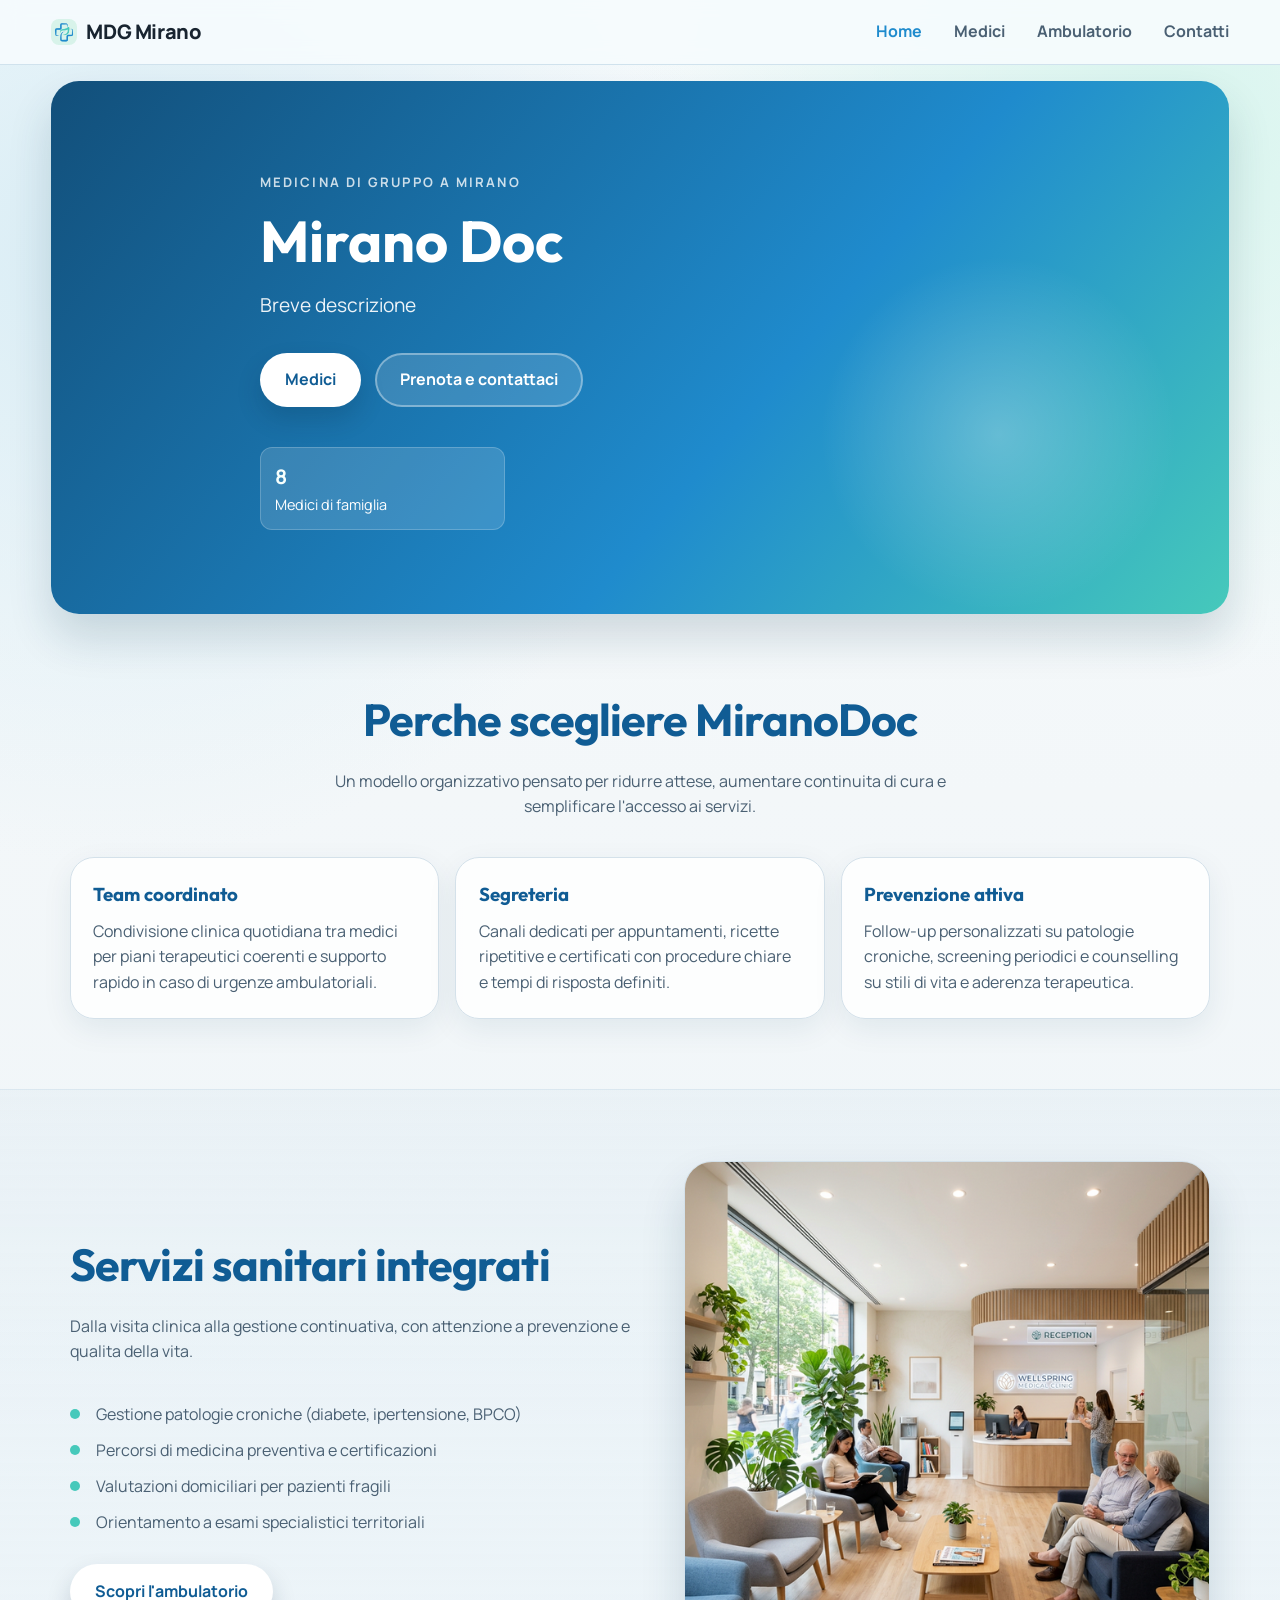
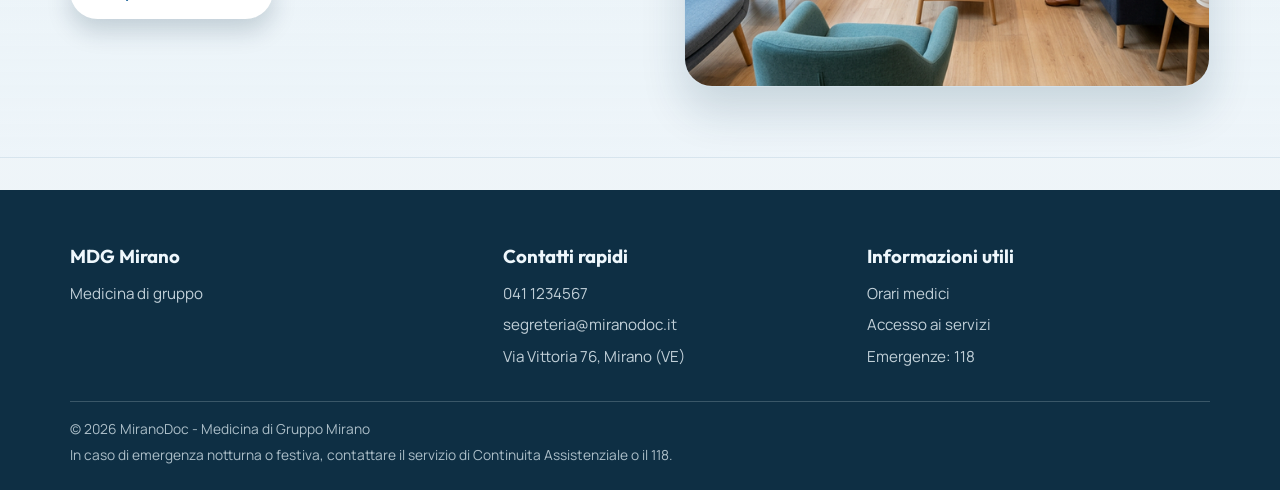
<file: index.html>
<!DOCTYPE html>
<html lang="it">

<head>
    <meta charset="UTF-8">
    <meta name="viewport" content="width=device-width, initial-scale=1.0">
    <title>MiranoDoc</title>
    <link rel="shortcut icon" href="images/icon.png" type="image/x-icon">
    <link rel="stylesheet" href="style.css">
    <link rel="preconnect" href="https://fonts.googleapis.com">
    <link rel="preconnect" href="https://fonts.gstatic.com" crossorigin>
    <link href="https://fonts.googleapis.com/css2?family=Manrope:wght@400;500;600;700;800&family=Outfit:wght@500;600;700&display=swap"
        rel="stylesheet">
</head>

<body>
    <header id="header-placeholder"></header>

    <main>
        <section class="hero hero-home">
            <div class="container hero-content">
                <p class="eyebrow">Medicina di gruppo a Mirano</p>
                <h1>Mirano Doc</h1>
                <p class="lead">Breve descrizione</p>
                <div class="hero-actions">
                    <a href="medici.html" class="btn btn-primary">Medici</a>
                    <a href="contatti.html" class="btn btn-secondary">Prenota e contattaci</a>
                </div>
                <ul class="hero-metrics" aria-label="Dati principali MiranoDoc">
                    <li><strong>8</strong> Medici di famiglia</li>
                </ul>
            </div>
        </section>

        <section class="section">
            <div class="container">
                <h2 class="section-title">Perche scegliere MiranoDoc</h2>
                <p class="section-subtitle">Un modello organizzativo pensato per ridurre attese, aumentare continuita di cura
                    e semplificare l'accesso ai servizi.</p>
                <div class="feature-grid">
                    <article class="surface-card">
                        <h3>Team coordinato</h3>
                        <p>Condivisione clinica quotidiana tra medici per piani terapeutici coerenti e supporto rapido in
                            caso di urgenze ambulatoriali.</p>
                    </article>
                    <article class="surface-card">
                        <h3>Segreteria</h3>
                        <p>Canali dedicati per appuntamenti, ricette ripetitive e certificati con procedure chiare e tempi
                            di risposta definiti.</p>
                    </article>
                    <article class="surface-card">
                        <h3>Prevenzione attiva</h3>
                        <p>Follow-up personalizzati su patologie croniche, screening periodici e counselling su stili di
                            vita e aderenza terapeutica.</p>
                    </article>
                </div>
            </div>
        </section>

        <section class="section section-alt">
            <div class="container split-layout">
                <div>
                    <h2 class="section-title left">Servizi sanitari integrati</h2>
                    <p class="section-subtitle left">Dalla visita clinica alla gestione continuativa, con attenzione a
                        prevenzione e qualita della vita.</p>
                    <ul class="check-list">
                        <li>Gestione patologie croniche (diabete, ipertensione, BPCO)</li>
                        <li>Percorsi di medicina preventiva e certificazioni</li>
                        <li>Valutazioni domiciliari per pazienti fragili</li>
                        <li>Orientamento a esami specialistici territoriali</li>
                    </ul>
                    <a href="ambulatorio.html" class="btn btn-primary">Scopri l'ambulatorio</a>
                </div>
                <figure class="media-card">
                    <img src="images/reception.png" alt="Area reception dell'ambulatorio MiranoDoc" loading="lazy">
                </figure>
            </div>
        </section>

    </main>

    <footer id="footer-placeholder"></footer>

    <script src="script.js"></script>
</body>

</html>
</file>
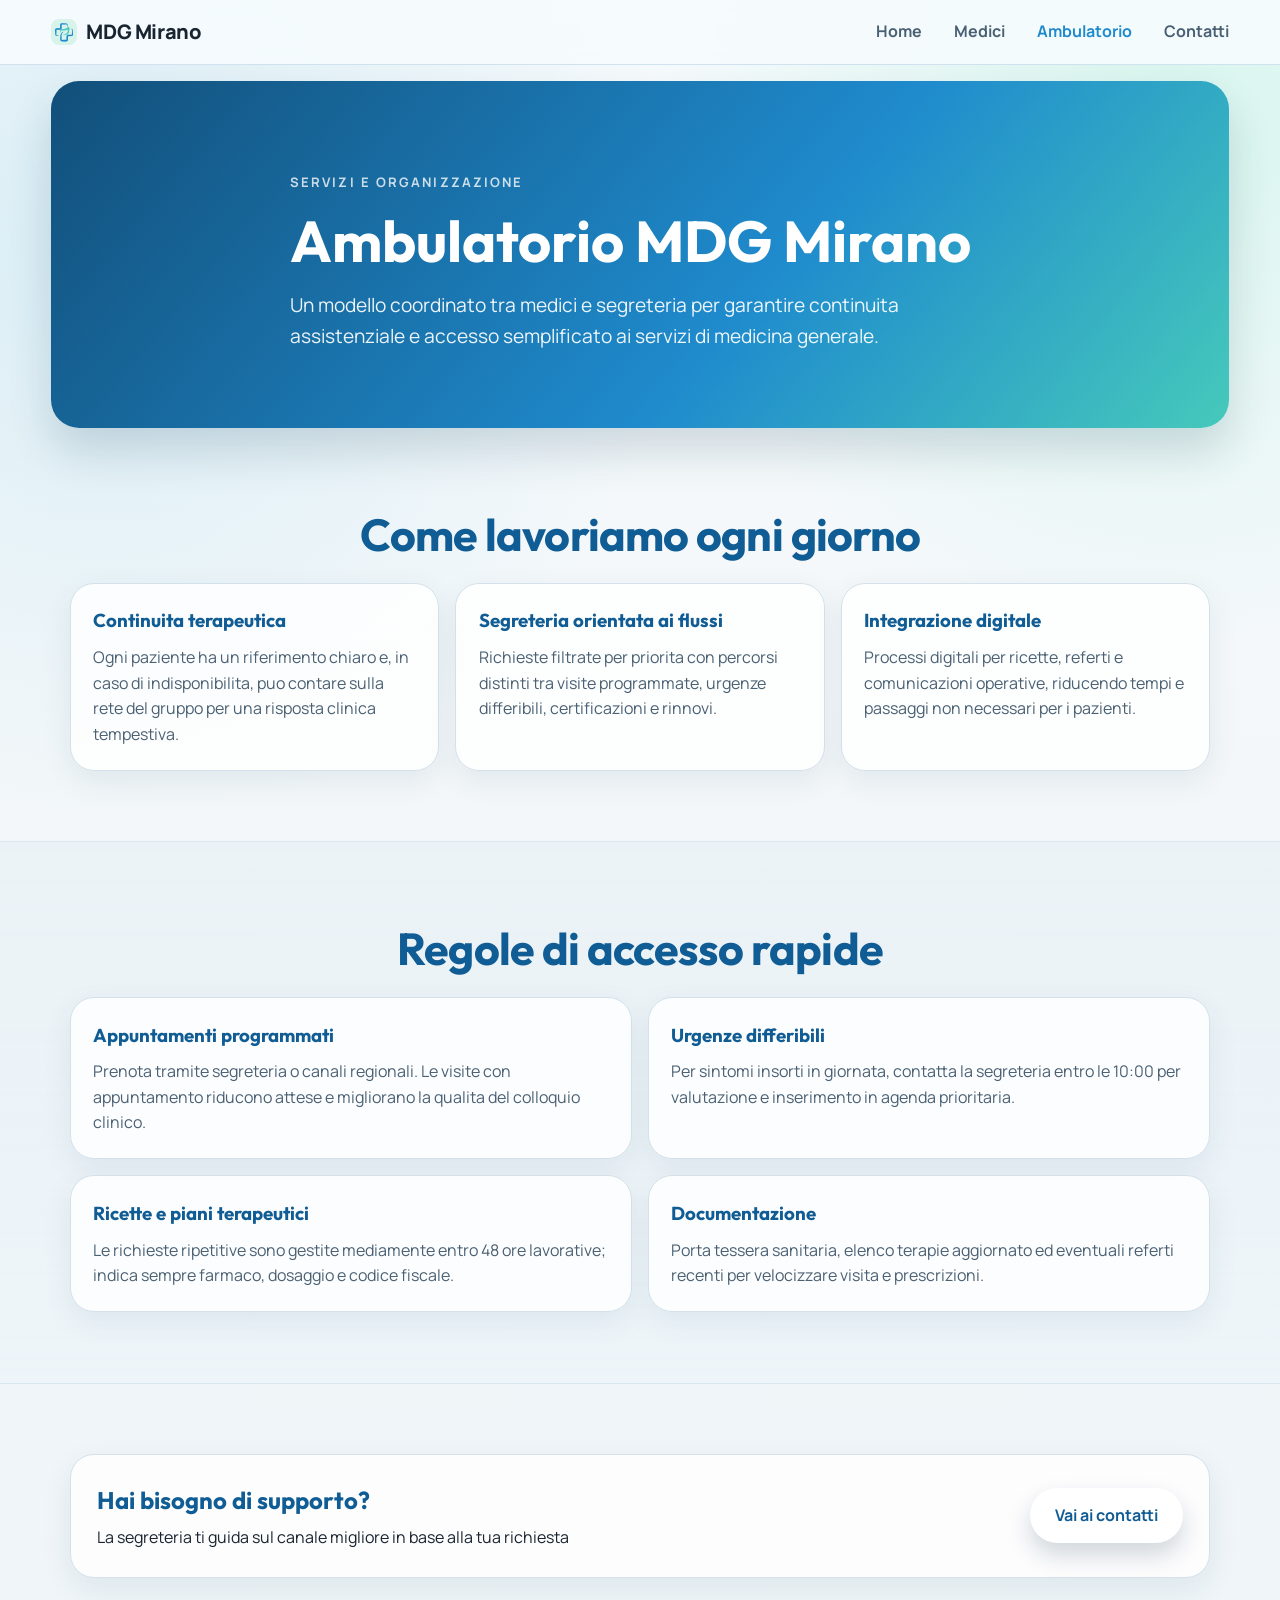
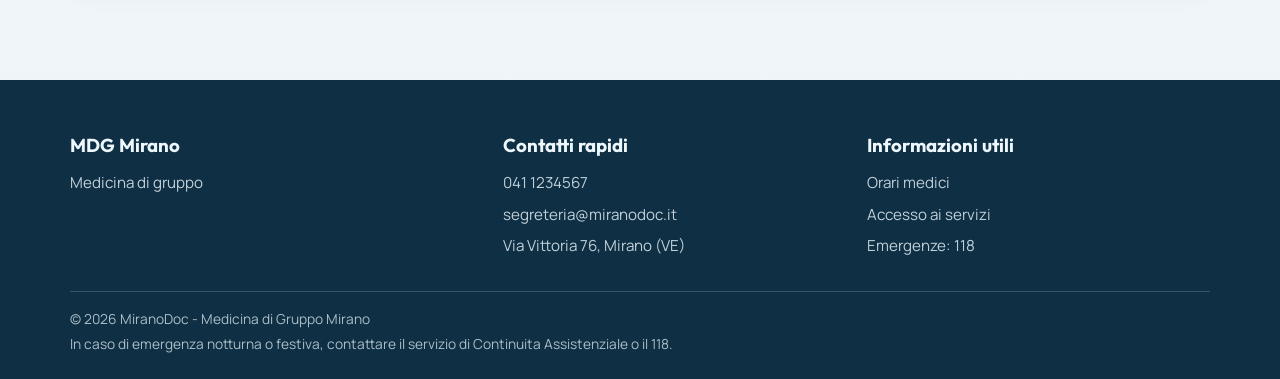
<file: ambulatorio.html>
<!DOCTYPE html>
<html lang="it">

<head>
    <meta charset="UTF-8">
    <meta name="viewport" content="width=device-width, initial-scale=1.0">
    <title>MiranoDoc</title>
    <link rel="shortcut icon" href="images/icon.png" type="image/x-icon">
    <link rel="stylesheet" href="style.css">
    <link rel="preconnect" href="https://fonts.googleapis.com">
    <link rel="preconnect" href="https://fonts.gstatic.com" crossorigin>
    <link href="https://fonts.googleapis.com/css2?family=Manrope:wght@400;500;600;700;800&family=Outfit:wght@500;600;700&display=swap"
        rel="stylesheet">
</head>

<body>
    <header id="header-placeholder"></header>

    <main>
        <section class="hero hero-inner">
            <div class="container hero-content compact">
                <p class="eyebrow">Servizi e organizzazione</p>
                <h1>Ambulatorio MDG Mirano</h1>
                <p class="lead">Un modello coordinato tra medici e segreteria per garantire continuita assistenziale e
                    accesso semplificato ai servizi di medicina generale.</p>
            </div>
        </section>

        <section class="section">
            <div class="container">
                <h2 class="section-title">Come lavoriamo ogni giorno</h2>
                <div class="feature-grid">
                    <article class="surface-card">
                        <h3>Continuita terapeutica</h3>
                        <p>Ogni paziente ha un riferimento chiaro e, in caso di indisponibilita, puo contare sulla rete del
                            gruppo per una risposta clinica tempestiva.</p>
                    </article>
                    <article class="surface-card">
                        <h3>Segreteria orientata ai flussi</h3>
                        <p>Richieste filtrate per priorita con percorsi distinti tra visite programmate, urgenze differibili,
                            certificazioni e rinnovi.</p>
                    </article>
                    <article class="surface-card">
                        <h3>Integrazione digitale</h3>
                        <p>Processi digitali per ricette, referti e comunicazioni operative, riducendo tempi e passaggi non
                            necessari per i pazienti.</p>
                    </article>
                </div>
            </div>
        </section>

        <section class="section section-alt">
            <div class="container">
                <h2 class="section-title">Regole di accesso rapide</h2>
                <div class="access-list">
                    <article class="access-item">
                        <h3>Appuntamenti programmati</h3>
                        <p>Prenota tramite segreteria o canali regionali. Le visite con appuntamento riducono attese e
                            migliorano la qualita del colloquio clinico.</p>
                    </article>
                    <article class="access-item">
                        <h3>Urgenze differibili</h3>
                        <p>Per sintomi insorti in giornata, contatta la segreteria entro le 10:00 per valutazione e
                            inserimento in agenda prioritaria.</p>
                    </article>
                    <article class="access-item">
                        <h3>Ricette e piani terapeutici</h3>
                        <p>Le richieste ripetitive sono gestite mediamente entro 48 ore lavorative; indica sempre farmaco,
                            dosaggio e codice fiscale.</p>
                    </article>
                    <article class="access-item">
                        <h3>Documentazione</h3>
                        <p>Porta tessera sanitaria, elenco terapie aggiornato ed eventuali referti recenti per velocizzare
                            visita e prescrizioni.</p>
                    </article>
                </div>
            </div>
        </section>

        <section class="section">
            <div class="container cta-strip">
                <div>
                    <h2>Hai bisogno di supporto?</h2>
                    <p>La segreteria ti guida sul canale migliore in base alla tua richiesta</p>
                </div>
                <a href="contatti.html" class="btn btn-primary">Vai ai contatti</a>
            </div>
        </section>
    </main>

    <footer id="footer-placeholder"></footer>

    <script src="script.js"></script>
</body>

</html>
</file>
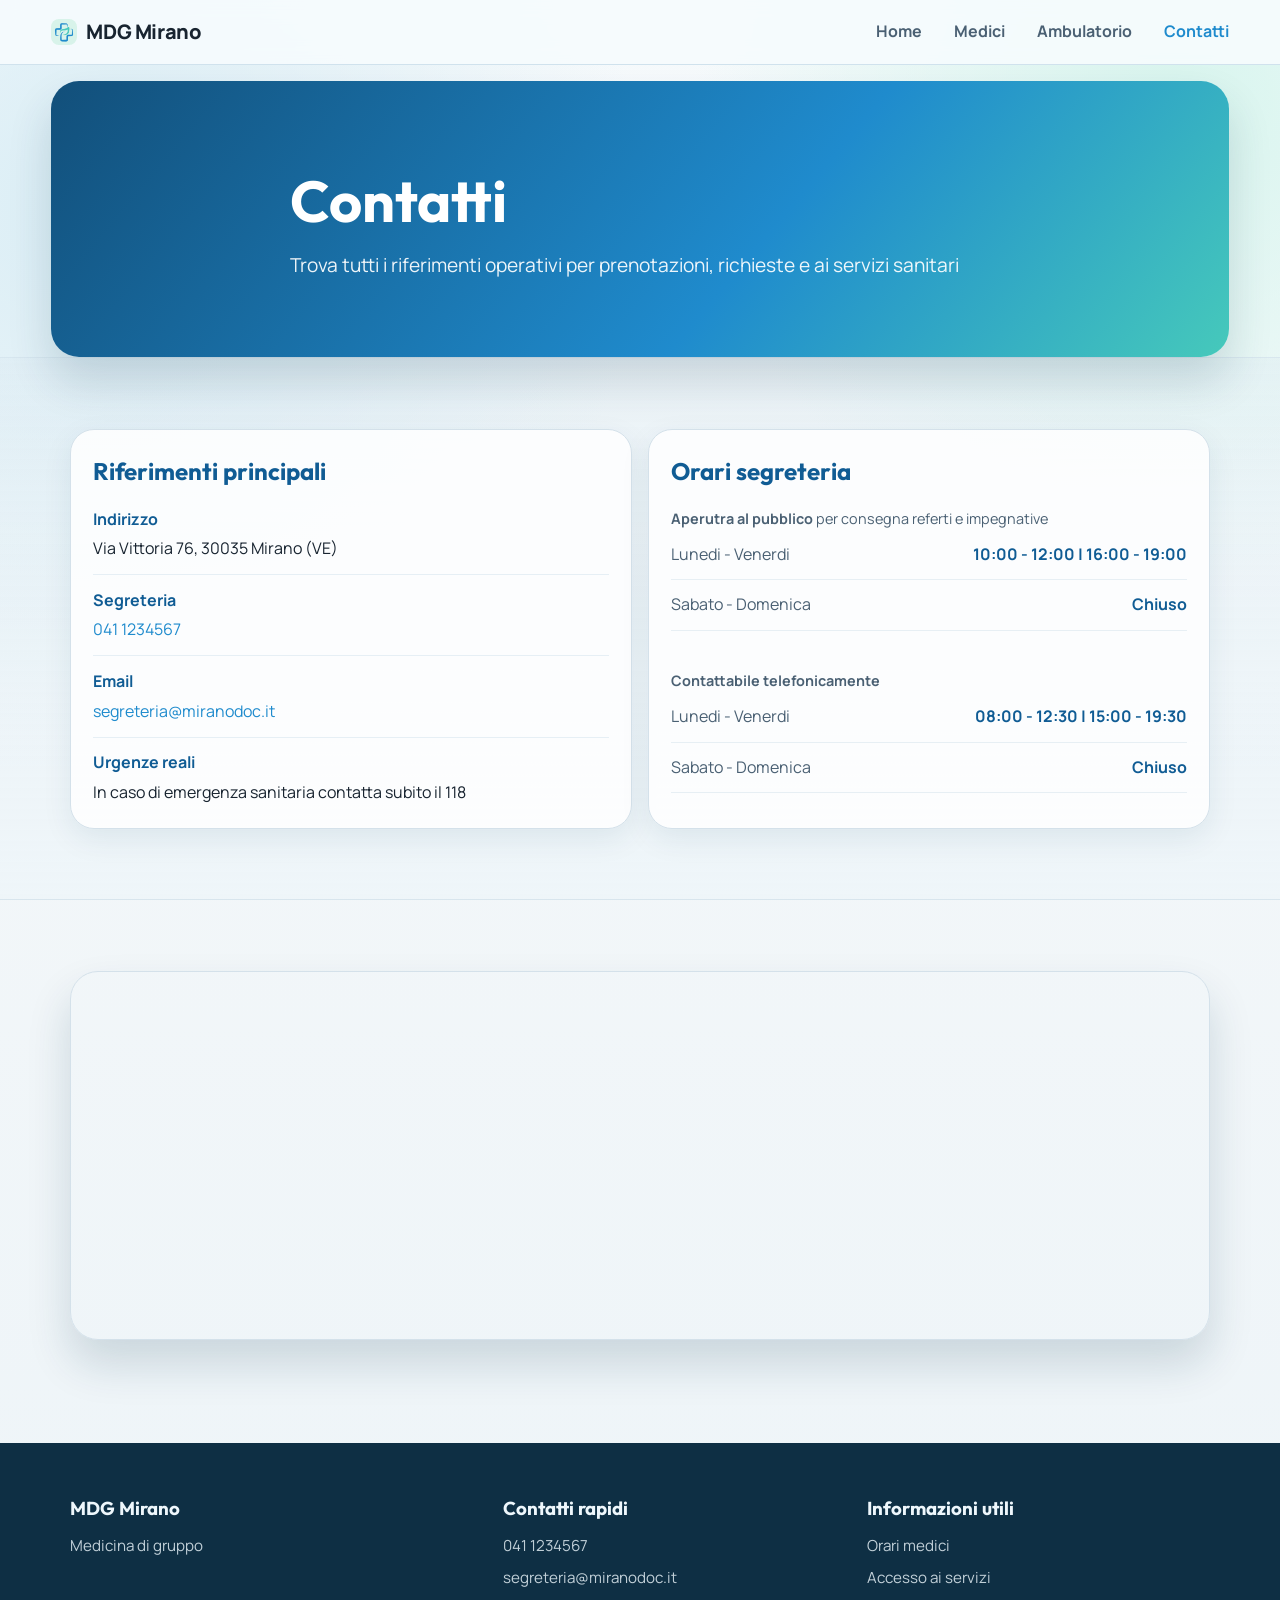
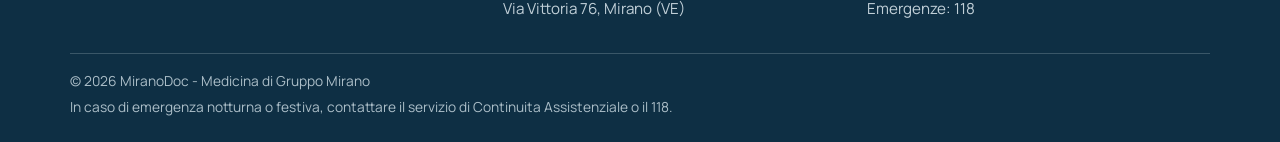
<file: contatti.html>
<!DOCTYPE html>
<html lang="it">

<head>
    <meta charset="UTF-8">
    <meta name="viewport" content="width=device-width, initial-scale=1.0">
    <title>MiranoDoc</title>
    <link rel="shortcut icon" href="images/icon.png" type="image/x-icon">
    <link rel="stylesheet" href="style.css">
    <link rel="preconnect" href="https://fonts.googleapis.com">
    <link rel="preconnect" href="https://fonts.gstatic.com" crossorigin>
    <link href="https://fonts.googleapis.com/css2?family=Manrope:wght@400;500;600;700;800&family=Outfit:wght@500;600;700&display=swap"
        rel="stylesheet">
</head>

<body>
    <header id="header-placeholder"></header>

    <main>
        <section class="hero hero-inner">
            <div class="container hero-content compact">
                <h1>Contatti</h1>
                <p class="lead">Trova tutti i riferimenti operativi per prenotazioni, richieste e ai servizi sanitari</p>
            </div>
        </section>

        <section class="section section-alt">
            <div class="container contact-layout">
                <article class="surface-card contact-card">
                    <h2>Riferimenti principali</h2>
                    <ul class="contact-list">
                        <li><strong>Indirizzo</strong><span>Via Vittoria 76, 30035 Mirano (VE)</span></li>
                        <li><strong>Segreteria</strong><span><a href="tel:+390411234567">041 1234567</a></span></li>
                        <li><strong>Email</strong><span><a href="mailto:segreteria@miranodoc.it">segreteria@miranodoc.it</a></span></li>
                        <li><strong>Urgenze reali</strong><span>In caso di emergenza sanitaria contatta subito il 118</span></li>
                    </ul>
                </article>

                <article class="surface-card contact-card">
                    <h2>Orari segreteria</h2>
                    <p class="helper-text"><strong>Aperutra al pubblico</strong> per consegna referti e impegnative</p>
                    <table class="hours-table">
                        <tr>
                            <td>Lunedi - Venerdi</td>
                            <td>10:00 - 12:00 | 16:00 - 19:00</td>
                        </tr>
                        <tr>
                            <td>Sabato - Domenica</td>
                            <td><strong>Chiuso</strong></td>
                        </tr>
                    </table>
                    <br>
                    <p class="helper-text"><strong>Contattabile telefonicamente</strong></p>
                    <table class="hours-table">
                        <tr>
                            <td>Lunedi - Venerdi</td>
                            <td>08:00 - 12:30 | 15:00 - 19:30</td>
                        </tr>
                        <tr>
                            <td>Sabato - Domenica</td>
                            <td><strong>Chiuso</strong></td>
                        </tr>
                    </table>
                </article>
            </div>
        </section>

        <section class="section">
            <div class="container map-wrap">
                <iframe title="Mappa MiranoDoc"
                    src="https://www.google.com/maps/embed?pb=!1m18!1m12!1m3!1d808.4919573529487!2d12.116399593249028!3d45.49104927692308!2m3!1f0!2f0!3f0!3m2!1i1024!2i768!4f13.1!3m3!1m2!1s0x477ecbd4f4ca13d1%3A0x464a1836e279cc0b!2sStudi%20Medici%20Associati%20di%20Mirano!5e1!3m2!1sit!2sit!4v1773062665907!5m2!1sit!2sit"
                    loading="lazy" referrerpolicy="no-referrer-when-downgrade"></iframe>
            </div>
        </section>
    </main>

    <footer id="footer-placeholder"></footer>

    <script src="script.js"></script>
</body>

</html>
</file>
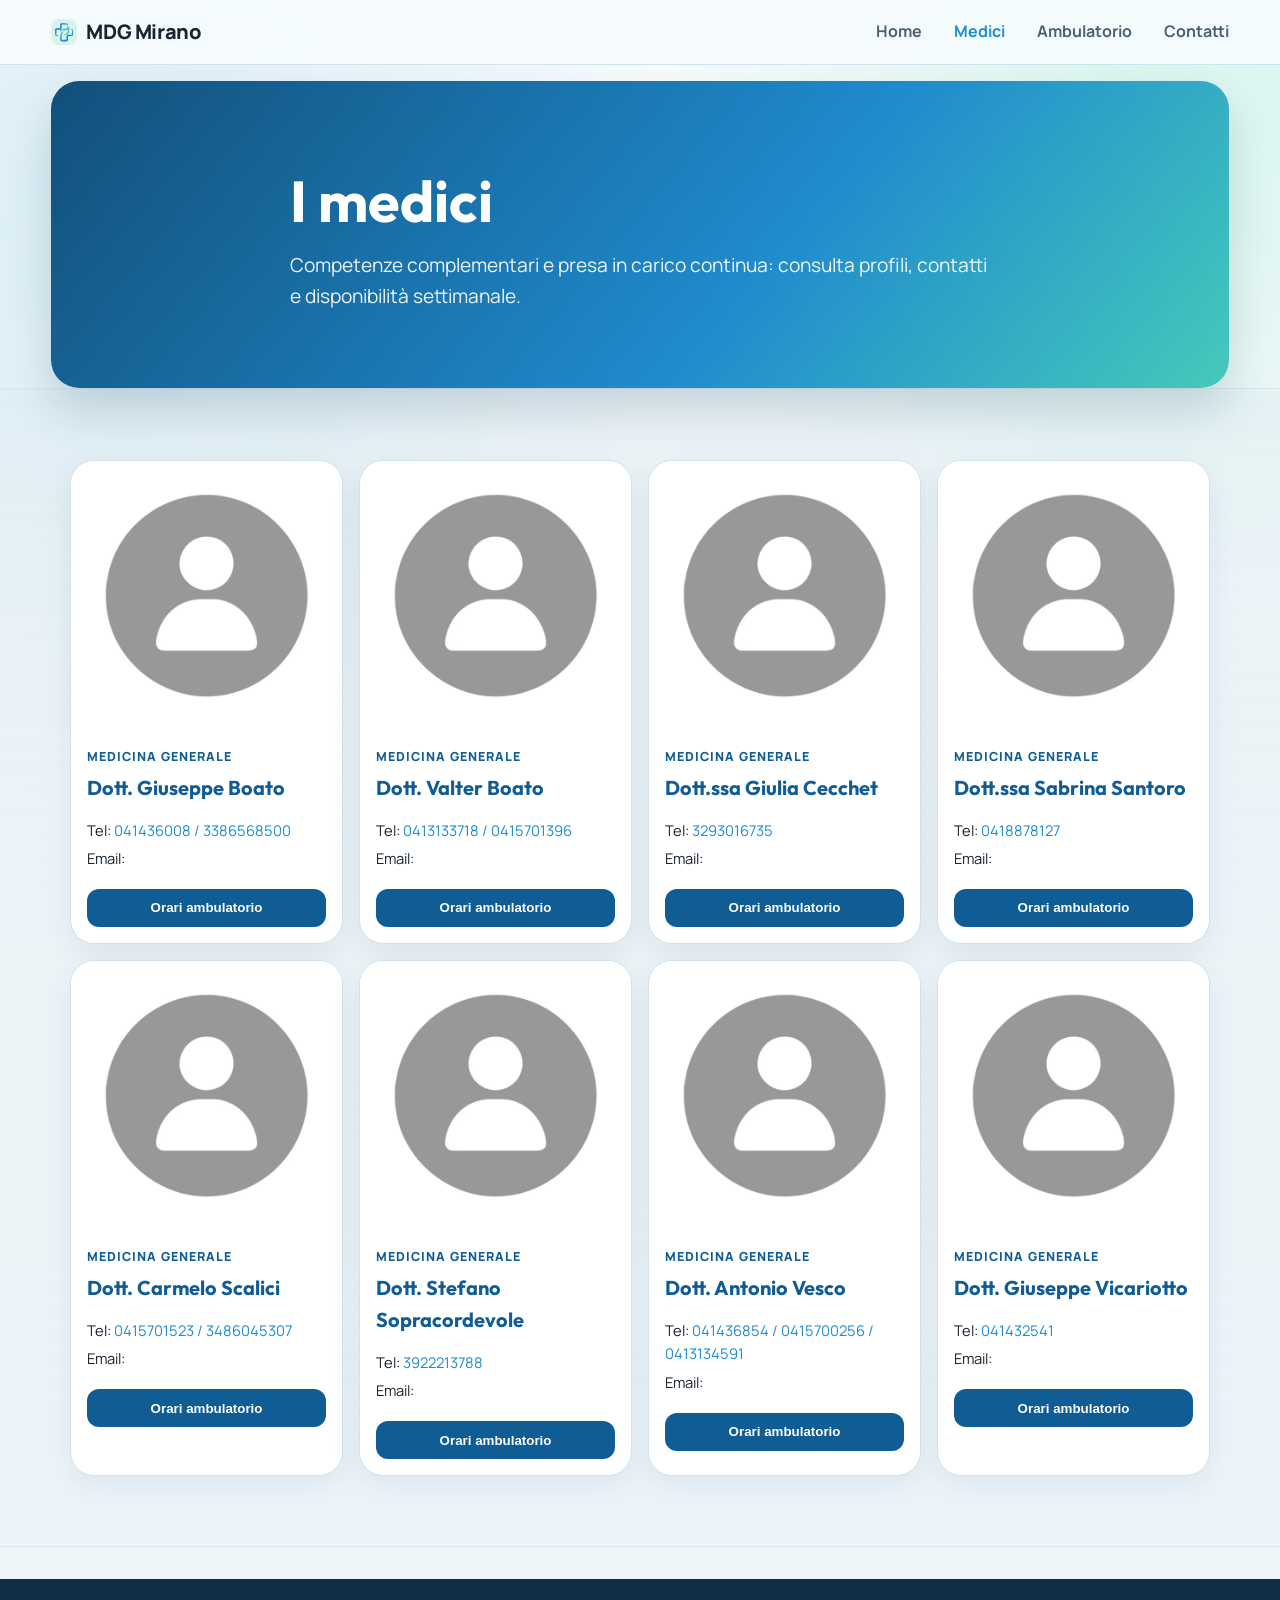
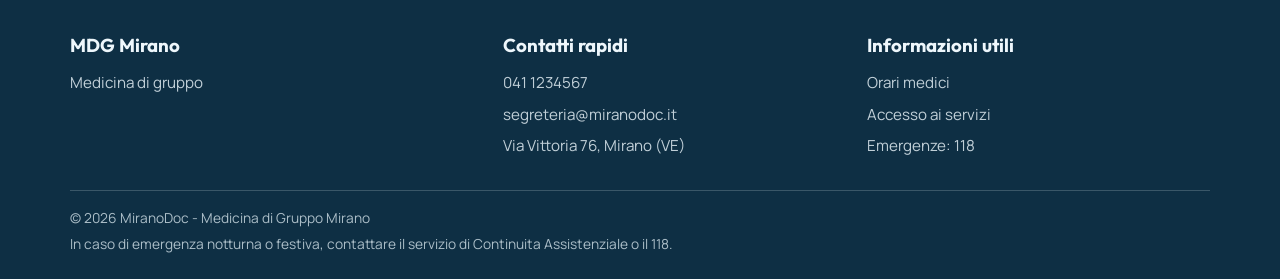
<file: medici.html>
<!DOCTYPE html>
<html lang="it">

<head>
    <meta charset="UTF-8">
    <meta name="viewport" content="width=device-width, initial-scale=1.0">
    <title>MiranoDoc</title>
    <link rel="shortcut icon" href="images/icon.png" type="image/x-icon">
    <link rel="stylesheet" href="style.css">
    <link rel="preconnect" href="https://fonts.googleapis.com">
    <link rel="preconnect" href="https://fonts.gstatic.com" crossorigin>
    <link href="https://fonts.googleapis.com/css2?family=Manrope:wght@400;500;600;700;800&family=Outfit:wght@500;600;700&display=swap"
        rel="stylesheet">
</head>

<body>
    <header id="header-placeholder"></header>

    <main>
        <section class="hero hero-inner">
            <div class="container hero-content compact">
                <h1>I medici</h1>
                <p class="lead">Competenze complementari e presa in carico continua: consulta profili, contatti e
                    disponibilità settimanale.</p>
            </div>
        </section>

        <section class="section section-alt doctors-section">
            <div class="container">
                <div id="doctors-container" class="doctors-grid" aria-live="polite"></div>
            </div>
        </section>
    </main>

    <div id="hours-modal" class="modal" role="dialog" aria-modal="true" aria-labelledby="modal-title">
        <div class="modal-content">
            <button class="close-modal" type="button" aria-label="Chiudi finestra">&times;</button>
            <div id="modal-body"></div>
        </div>
    </div>

    <footer id="footer-placeholder"></footer>

    <script src="script.js"></script>
</body>

</html>
</file>
<file: style.css>
:root {
    --bg: #f3f7f9;
    --bg-strong: #e6eef2;
    --text: #182430;
    --text-muted: #4a6073;
    --brand: #1f8bcd;
    --brand-strong: #105c94;
    --accent: #46c9bb;
    --accent-soft: #d8f3ea;
    --white: #ffffff;
    --stroke: #d4e1ea;
    --radius-md: 14px;
    --radius-lg: 24px;
    --shadow-sm: 0 10px 30px rgba(13, 60, 88, 0.08);
    --shadow-lg: 0 24px 44px rgba(10, 53, 79, 0.16);
}

* {
    margin: 0;
    padding: 0;
    box-sizing: border-box;
}

html,
body {
    width: 100%;
}

body {
    font-family: "Manrope", sans-serif;
    color: var(--text);
    background:
        radial-gradient(circle at 8% 12%, #d9edf5 0%, transparent 28%),
        radial-gradient(circle at 92% 6%, #d8f5ee 0%, transparent 24%),
        linear-gradient(180deg, #f7fbfd 0%, var(--bg) 38%, #edf4f8 100%);
    line-height: 1.6;
    overflow-x: hidden;
}

img {
    display: block;
    max-width: 100%;
}

a {
    color: inherit;
}

main {
    min-height: 70vh;
}

.container {
    width: min(1140px, 92%);
    margin-inline: auto;
}

header {
    position: sticky;
    top: 0;
    z-index: 120;
    display: flex;
    align-items: center;
    justify-content: space-between;
    padding: 1rem 4%;
    background: rgba(246, 251, 253, 0.92);
    backdrop-filter: blur(10px);
    border-bottom: 1px solid rgba(205, 223, 235, 0.9);
}

.logo {
    display: inline-flex;
    align-items: center;
    gap: 0.6rem;
    text-decoration: none;
    font-weight: 800;
    font-size: 1.25rem;
    letter-spacing: -0.02em;
}

.logo-mark {
    width: 1.6rem;
    height: 1.6rem;
    border-radius: 8px;
    display: inline-flex;
    align-items: center;
    justify-content: center;
    background: var(--accent-soft);
    color: var(--accent);
    font-size: 1.1rem;
    line-height: 1;
}

nav ul {
    display: flex;
    align-items: center;
    list-style: none;
    gap: 2rem;
}

nav a {
    text-decoration: none;
    font-weight: 700;
    color: var(--text-muted);
    transition: color 0.25s ease;
}

nav a:hover,
nav a:focus-visible,
nav a.active {
    color: var(--brand);
}

.hamburger {
    display: none;
    border: 0;
    background: transparent;
    cursor: pointer;
    flex-direction: column;
    gap: 5px;
    padding: 0.4rem;
}

.hamburger span {
    display: block;
    width: 24px;
    height: 3px;
    border-radius: 99px;
    background: var(--brand-strong);
    transition: transform 0.25s ease, opacity 0.25s ease;
}

.hamburger.active span:nth-child(1) {
    transform: translateY(8px) rotate(45deg);
}

.hamburger.active span:nth-child(2) {
    opacity: 0;
}

.hamburger.active span:nth-child(3) {
    transform: translateY(-8px) rotate(-45deg);
}

.hero {
    position: relative;
    isolation: isolate;
    padding: 6.5rem 0 5.25rem;
}

.hero::before {
    content: "";
    position: absolute;
    inset: 1rem 4% 0;
    border-radius: 28px;
    background: linear-gradient(130deg, #124f7a 0%, #1f8bcd 60%, #46c9bb 100%);
    box-shadow: var(--shadow-lg);
    z-index: -1;
}

.hero-home::after {
    content: "";
    position: absolute;
    right: 8%;
    bottom: 0;
    width: clamp(220px, 28vw, 380px);
    aspect-ratio: 1 / 1;
    border-radius: 999px;
    background: radial-gradient(circle, rgba(255, 255, 255, 0.26) 0%, transparent 70%);
    z-index: -1;
}

.hero-content {
    color: var(--white);
    max-width: 760px;
}

.hero-content h1 {
    font-family: "Outfit", sans-serif;
    font-size: clamp(2rem, 5vw, 3.6rem);
    line-height: 1.1;
    margin-bottom: 1.1rem;
}

.eyebrow {
    display: inline-flex;
    margin-bottom: 1rem;
    font-size: 0.82rem;
    letter-spacing: 0.16em;
    text-transform: uppercase;
    font-weight: 700;
    color: rgba(255, 255, 255, 0.78);
}

.lead {
    max-width: 64ch;
    font-size: clamp(1rem, 1.9vw, 1.2rem);
    color: rgba(255, 255, 255, 0.92);
}

.hero-actions {
    display: flex;
    flex-wrap: wrap;
    gap: 0.85rem;
    margin-top: 2rem;
}

.btn {
    text-decoration: none;
    display: inline-flex;
    align-items: center;
    justify-content: center;
    border-radius: 999px;
    padding: 0.78rem 1.45rem;
    font-weight: 700;
    border: 2px solid transparent;
    transition: transform 0.25s ease, box-shadow 0.25s ease, background 0.25s ease;
}

.btn-primary {
    background: var(--white);
    color: var(--brand-strong);
    box-shadow: 0 12px 24px rgba(7, 41, 60, 0.18);
}

.btn-secondary {
    background: rgba(255, 255, 255, 0.14);
    border-color: rgba(255, 255, 255, 0.36);
    color: var(--white);
}

.btn:hover,
.btn:focus-visible {
    transform: translateY(-2px);
}

.hero-metrics {
    display: grid;
    grid-template-columns: repeat(3, minmax(0, 1fr));
    list-style: none;
    gap: 0.75rem;
    margin-top: 2.5rem;
}

.hero-metrics li {
    background: rgba(255, 255, 255, 0.14);
    border: 1px solid rgba(255, 255, 255, 0.2);
    padding: 0.8rem 0.9rem;
    border-radius: 12px;
    font-size: 0.9rem;
}

.hero-metrics strong {
    display: block;
    font-size: 1.25rem;
    color: #f7fffd;
}

.hero-inner {
    padding-bottom: 4.8rem;
}

.hero-content.compact {
    max-width: 700px;
}

.section {
    padding: 4.4rem 0;
}

.section-alt {
    background: linear-gradient(180deg, rgba(219, 233, 241, 0.35) 0%, rgba(236, 245, 250, 0.55) 100%);
    border-top: 1px solid rgba(194, 214, 227, 0.45);
    border-bottom: 1px solid rgba(194, 214, 227, 0.45);
}

.page-hero {
    padding-bottom: 2.6rem;
}

.section-title {
    font-family: "Outfit", sans-serif;
    font-size: clamp(1.8rem, 3.5vw, 2.8rem);
    color: var(--brand-strong);
    letter-spacing: -0.02em;
    margin-bottom: 0.8rem;
    text-align: center;
}

.section-title.left,
.section-subtitle.left {
    text-align: left;
}

.section-subtitle {
    max-width: 68ch;
    margin: 0 auto 2.3rem;
    text-align: center;
    color: var(--text-muted);
}

.feature-grid,
.path-grid {
    display: grid;
    grid-template-columns: repeat(3, minmax(0, 1fr));
    gap: 1rem;
}

.surface-card,
.path-card,
.access-item,
.contact-card,
.cta-strip {
    background: rgba(255, 255, 255, 0.86);
    border: 1px solid var(--stroke);
    border-radius: var(--radius-lg);
    box-shadow: var(--shadow-sm);
}

.surface-card,
.path-card,
.access-item,
.contact-card {
    padding: 1.4rem;
}

.surface-card h3,
.path-card h3,
.access-item h3 {
    font-family: "Outfit", sans-serif;
    margin-bottom: 0.55rem;
    color: var(--brand-strong);
}

.surface-card p,
.path-card p,
.access-item p,
.contact-card p {
    color: var(--text-muted);
}

.split-layout {
    display: grid;
    grid-template-columns: 1.05fr 0.95fr;
    gap: 2rem;
    align-items: center;
}

.check-list {
    list-style: none;
    margin: 1.4rem 0 1.8rem;
    display: grid;
    gap: 0.65rem;
}

.check-list li {
    position: relative;
    padding-left: 1.6rem;
    color: var(--text-muted);
}

.check-list li::before {
    content: "";
    position: absolute;
    left: 0;
    top: 0.45rem;
    width: 0.62rem;
    height: 0.62rem;
    border-radius: 99px;
    background: var(--accent);
}

.media-card {
    border-radius: 28px;
    overflow: hidden;
    border: 1px solid var(--stroke);
    box-shadow: var(--shadow-lg);
}

.media-card img {
    width: 100%;
    height: 100%;
    min-height: 320px;
    object-fit: cover;
}

.doctors-grid {
    display: grid;
    grid-template-columns: repeat(auto-fit, minmax(240px, 1fr));
    gap: 1rem;
}

.doctor-card {
    background: var(--white);
    border: 1px solid var(--stroke);
    border-radius: var(--radius-lg);
    overflow: hidden;
    box-shadow: var(--shadow-sm);
}

.doctor-card img {
    width: 100%;
    height: 270px;
    object-fit: cover;
}

.doctor-info {
    padding: 1rem;
}

.doctor-specialty {
    color: var(--brand-strong);
    font-weight: 800;
    font-size: 0.78rem;
    letter-spacing: 0.08em;
    text-transform: uppercase;
}

.doctor-name {
    margin: 0.35rem 0 0.5rem;
    color: var(--brand-strong);
    font-family: "Outfit", sans-serif;
    font-size: 1.25rem;
}

.doctor-bio {
    color: var(--text-muted);
    margin-bottom: 0.9rem;
}

.doctor-meta {
    font-size: 0.92rem;
    margin-bottom: 0.3rem;
}

.doctor-meta a {
    color: var(--brand);
    text-decoration: none;
}

.view-hours-btn {
    margin-top: 0.85rem;
    width: 100%;
    border: 0;
    border-radius: 12px;
    padding: 0.72rem 0.9rem;
    background: var(--brand-strong);
    color: var(--white);
    font-weight: 700;
    cursor: pointer;
}

.modal {
    display: none;
    position: fixed;
    inset: 0;
    z-index: 300;
    background: rgba(11, 43, 62, 0.55);
    backdrop-filter: blur(4px);
    align-items: center;
    justify-content: center;
    padding: 1rem;
}

.modal-content {
    background: var(--white);
    border-radius: var(--radius-lg);
    border: 1px solid var(--stroke);
    width: min(560px, 100%);
    padding: 1.3rem;
    position: relative;
    box-shadow: var(--shadow-lg);
}

.modal-header h2 {
    margin: 0.2rem 0 0.35rem;
    font-family: "Outfit", sans-serif;
    color: var(--brand-strong);
}

.location-grid {
    display: grid;
    grid-template-columns: repeat(auto-fit, minmax(240px, 1fr));
    gap: 0.9rem;
}

.location-card {
    background: #f7fbfd;
    border: 1px solid var(--stroke);
    border-radius: 16px;
    padding: 0.9rem;
}

.location-card h3 {
    font-family: "Outfit", sans-serif;
    margin-bottom: 0.45rem;
    color: var(--brand-strong);
}

.location-address {
    color: var(--text-muted);
    margin-bottom: 0.45rem;
}

.close-modal {
    position: absolute;
    top: 0.35rem;
    right: 0.55rem;
    border: 0;
    background: transparent;
    font-size: 2rem;
    line-height: 1;
    color: var(--text-muted);
    cursor: pointer;
}

.hours-table {
    width: 100%;
    border-collapse: collapse;
}

.hours-table td {
    padding: 0.75rem 0;
    border-bottom: 1px solid #e7eff4;
    color: var(--text-muted);
}

.hours-table td:last-child {
    text-align: right;
    color: var(--brand-strong);
    font-weight: 700;
}

.modal-hours-table {
    margin-top: 0.6rem;
}

.access-list {
    display: grid;
    grid-template-columns: repeat(2, minmax(0, 1fr));
    gap: 1rem;
}

.cta-strip {
    padding: 1.6rem;
    display: flex;
    align-items: center;
    justify-content: space-between;
    gap: 1rem;
}

.cta-strip h2 {
    font-family: "Outfit", sans-serif;
    color: var(--brand-strong);
    margin-bottom: 0.4rem;
}

.contact-layout {
    display: grid;
    grid-template-columns: repeat(2, minmax(0, 1fr));
    gap: 1rem;
}

.contact-card h2 {
    font-family: "Outfit", sans-serif;
    margin-bottom: 1rem;
    color: var(--brand-strong);
}

.contact-list {
    list-style: none;
    display: grid;
    gap: 0.8rem;
}

.contact-list li {
    display: grid;
    gap: 0.24rem;
    padding-bottom: 0.78rem;
    border-bottom: 1px solid #e6eff5;
}

.contact-list li:last-child {
    border-bottom: 0;
    padding-bottom: 0;
}

.contact-list strong {
    color: var(--brand-strong);
}

.contact-list a {
    color: var(--brand);
    text-decoration: none;
}

.helper-text {
    color: var(--text-muted);
    font-size: 0.9rem;
    margin-top: 0.8rem;
}

.map-wrap {
    border-radius: 28px;
    overflow: hidden;
    border: 1px solid var(--stroke);
    box-shadow: var(--shadow-lg);
    min-height: 360px;
}

.map-wrap iframe {
    width: 100%;
    min-height: 360px;
    border: 0;
}

footer {
    background: #0e2f44;
    color: #eef7fc;
    padding: 3.2rem 0 1.5rem;
    margin-top: 2rem;
}

.footer-content {
    display: grid;
    grid-template-columns: 1.2fr 1fr 1fr;
    gap: 1.3rem;
}

.footer-content h3 {
    font-family: "Outfit", sans-serif;
    margin-bottom: 0.65rem;
}

.footer-content p,
.footer-content li {
    color: rgba(238, 247, 252, 0.8);
    font-size: 0.95rem;
}

.footer-content ul {
    list-style: none;
    display: grid;
    gap: 0.45rem;
}

.footer-content a {
    text-decoration: none;
}

.footer-bottom {
    width: min(1140px, 92%);
    margin: 2rem auto 0;
    padding-top: 1rem;
    border-top: 1px solid rgba(233, 245, 251, 0.2);
    font-size: 0.86rem;
    color: rgba(233, 245, 251, 0.72);
    display: grid;
    gap: 0.22rem;
}

:focus-visible {
    outline: 3px solid rgba(30, 158, 122, 0.55);
    outline-offset: 2px;
}

@media (max-width: 1024px) {
    nav ul {
        position: fixed;
        top: 60px;
        left: 0;
        right: 0;
        width: 100%;
        max-height: 0;
        overflow: hidden;
        opacity: 0;
        transform: translateY(-14px);
        pointer-events: none;
        background: #f7fcff;
        border-bottom: 1px solid #d0e3ef;
        flex-direction: column;
        align-items: flex-start;
        padding: 0 1.4rem;
        gap: 1.2rem;
        transition: max-height 0.25s ease, opacity 0.2s ease, transform 0.2s ease;
        z-index: 150;
    }

    nav ul.active {
        max-height: 70vh;
        padding: 1rem 1.4rem 1.4rem;
        opacity: 1;
        transform: translateY(0);
        pointer-events: auto;
    }

    .hamburger {
        display: inline-flex;
        margin-left: auto;
        z-index: 170;
    }

    .feature-grid,
    .path-grid,
    .access-list,
    .contact-layout {
        grid-template-columns: repeat(2, minmax(0, 1fr));
    }

    .split-layout,
    .footer-content {
        grid-template-columns: 1fr;
    }

    .hero-metrics {
        grid-template-columns: repeat(3, minmax(0, 1fr));
    }
}

@media (max-width: 760px) {
    header {
        padding-inline: 5%;
    }

    .hero {
        padding: 2rem 1rem
    }

    .hero::before {
        inset: 0.6rem 3.6% 0;
        border-radius: 20px;
    }

    .hero-content {
        padding-inline: 0.35rem;
    }

    .hero-actions {
        width: 100%;
    }

    .btn {
        width: 100%;
    }

    .hero-metrics,
    .feature-grid,
    .path-grid,
    .access-list,
    .contact-layout {
        grid-template-columns: 1fr;
    }

    .section {
        padding: 3.4rem 0;
    }

    .cta-strip {
        flex-direction: column;
        align-items: flex-start;
    }

    .doctor-card img {
        height: 240px;
    }

    .modal {
        padding: 0.6rem;
        align-items: flex-end;
    }

    .modal-content {
        width: 100%;
        max-height: 98vh;
        overflow-y: auto;
        border-radius: 18px 18px 0 0;
        padding: 1rem 1rem 1.1rem;
    }

    .modal-header h2 {
        font-size: 1.35rem;
    }

    .location-grid {
        grid-template-columns: 1fr;
    }

    .location-card {
        padding: 0.85rem;
    }

    .close-modal {
        top: 0.4rem;
        right: 0.6rem;
        width: 40px;
        height: 40px;
        border-radius: 999px;
        display: inline-flex;
        align-items: center;
        justify-content: center;
        background: #f2f7fa;
    }

    .hours-table td {
        font-size: 0.92rem;
        padding: 0.6rem 0;
    }

    .hours-table td:last-child {
        width: 46%;
    }
}
</file>
